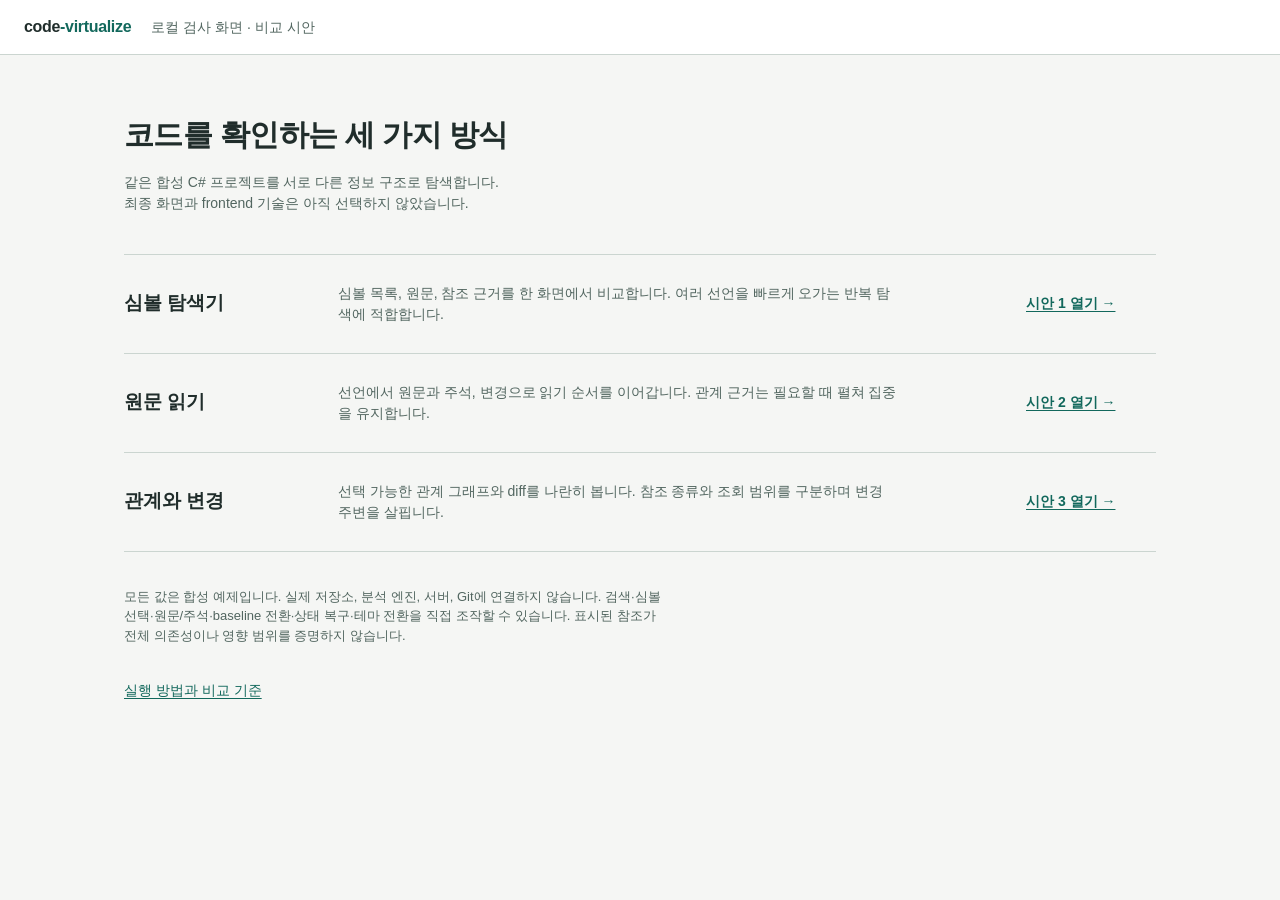
<file: docs/prepare/samples/index.html>
<!doctype html>
<html lang="ko"><head><meta charset="utf-8"><meta name="viewport" content="width=device-width,initial-scale=1"><title>code-virtualize · UI 비교 시안</title><link rel="stylesheet" href="shared.css"></head><body><header class="topbar"><a class="brand" href="index.html">code<b>-virtualize</b></a><span class="muted">로컬 검사 화면 · 비교 시안</span></header><main class="gallery"><h1>코드를 확인하는 세 가지 방식</h1><p class="lead">같은 합성 C# 프로젝트를 서로 다른 정보 구조로 탐색합니다.<br>최종 화면과 frontend 기술은 아직 선택하지 않았습니다.</p><div class="directions"><article class="direction"><h2>심볼 탐색기</h2><p>심볼 목록, 원문, 참조 근거를 한 화면에서 비교합니다. 여러 선언을 빠르게 오가는 반복 탐색에 적합합니다.</p><a href="sample1/index.html">시안 1 열기 →</a></article><article class="direction"><h2>원문 읽기</h2><p>선언에서 원문과 주석, 변경으로 읽기 순서를 이어갑니다. 관계 근거는 필요할 때 펼쳐 집중을 유지합니다.</p><a href="sample2/index.html">시안 2 열기 →</a></article><article class="direction"><h2>관계와 변경</h2><p>선택 가능한 관계 그래프와 diff를 나란히 봅니다. 참조 종류와 조회 범위를 구분하며 변경 주변을 살핍니다.</p><a href="sample3/index.html">시안 3 열기 →</a></article></div><p class="gallery-note">모든 값은 합성 예제입니다. 실제 저장소, 분석 엔진, 서버, Git에 연결하지 않습니다. 검색·심볼 선택·원문/주석·baseline 전환·상태 복구·테마 전환을 직접 조작할 수 있습니다. 표시된 참조가 전체 의존성이나 영향 범위를 증명하지 않습니다.</p><p><a href="README.md">실행 방법과 비교 기준</a></p></main></body></html>
</file>
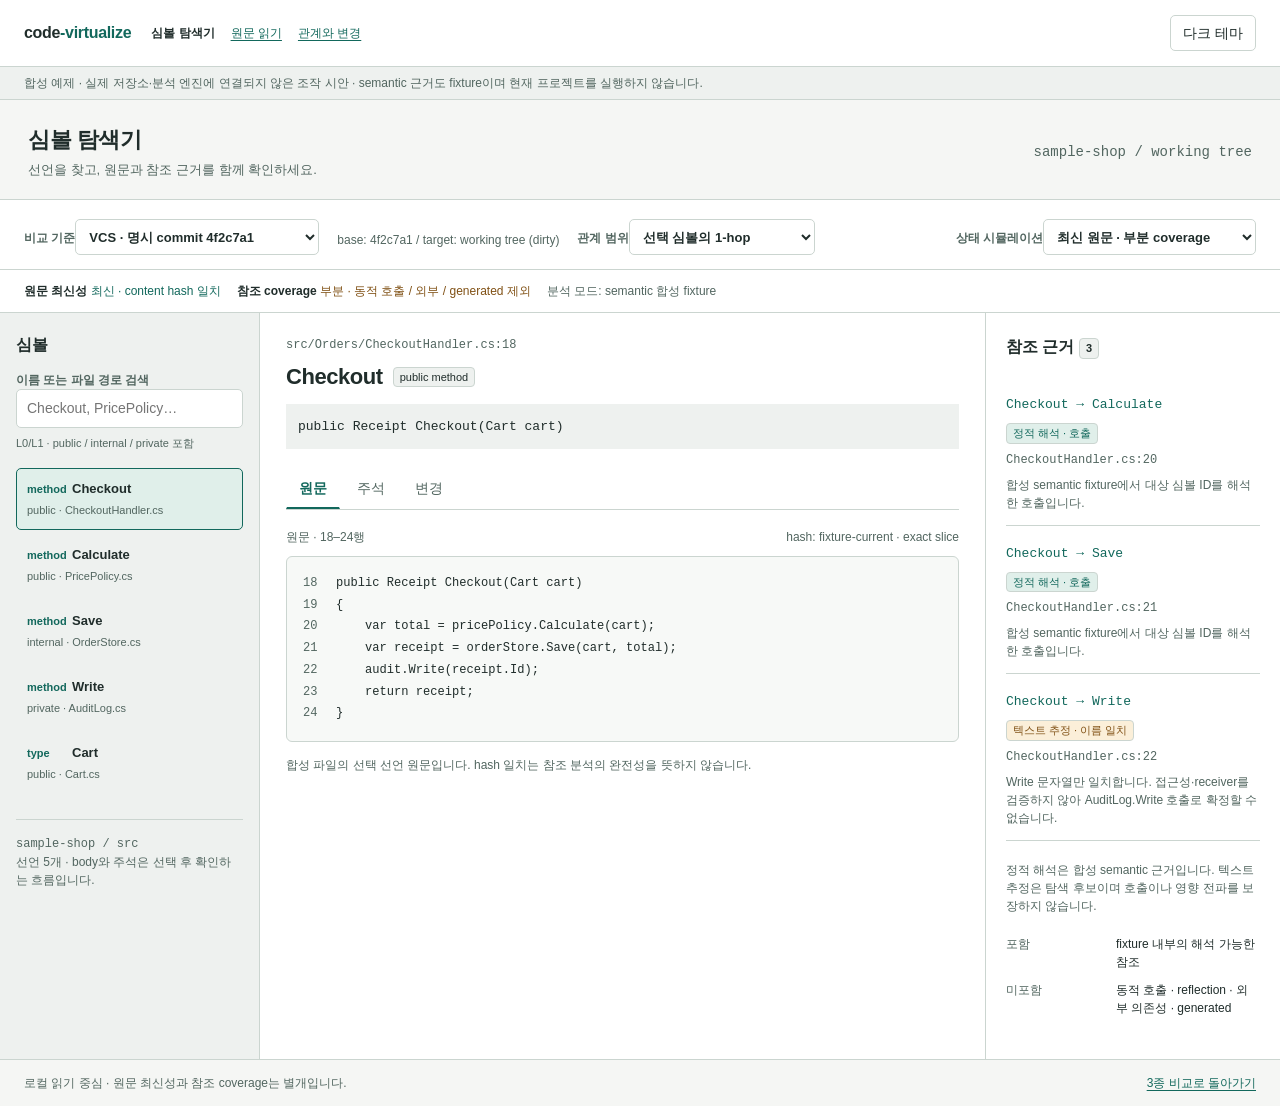
<file: docs/prepare/samples/sample1/index.html>
<!doctype html>
<!-- Direction contract: Operate; dense three-pane symbol explorer; immediate source and evidence comparison; restrained teal, native controls, system sans and code mono; synthetic data only. -->
<html lang="ko"><head><meta charset="utf-8"><meta name="viewport" content="width=device-width,initial-scale=1"><title>심볼 탐색기 · code-virtualize 시안 1</title><link rel="stylesheet" href="../shared.css"><script defer src="../shared.js"></script></head><body data-sample="1"><div id="app"></div></body></html>
</file>
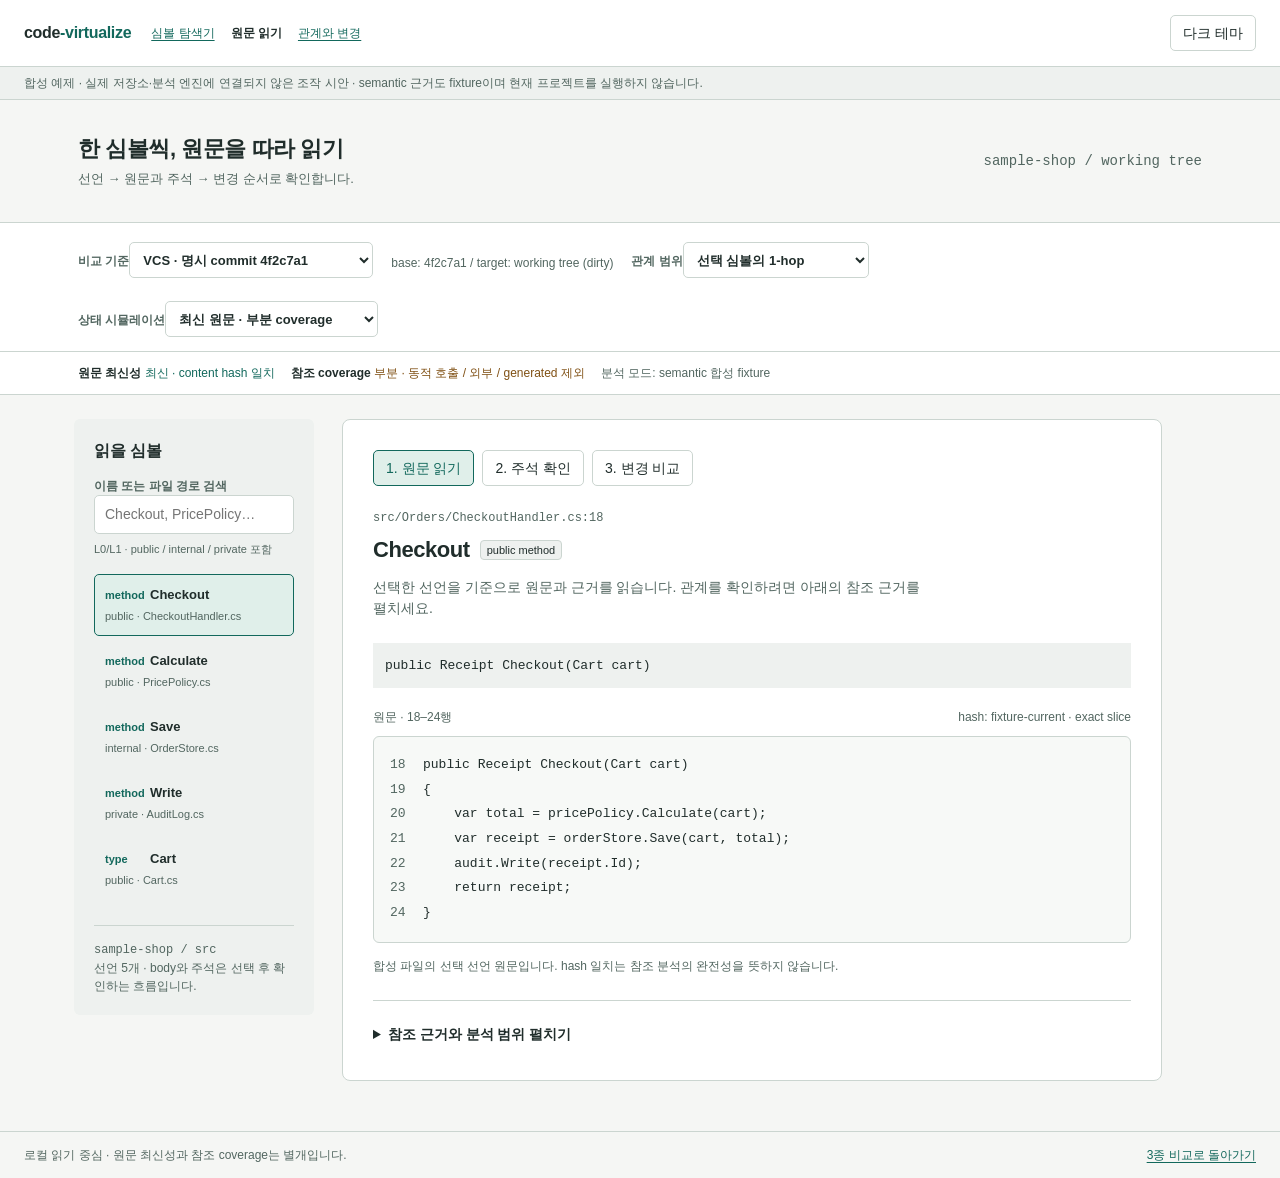
<file: docs/prepare/samples/sample2/index.html>
<!doctype html>
<!-- Direction contract: Operate with Read depth; guided source reading, progressive relationship disclosure; one reading column with sequential steps; synthetic data and no backend. -->
<html lang="ko"><head><meta charset="utf-8"><meta name="viewport" content="width=device-width,initial-scale=1"><title>원문 읽기 · code-virtualize 시안 2</title><link rel="stylesheet" href="../shared.css"><script defer src="../shared.js"></script></head><body data-sample="2"><div id="app"></div></body></html>
</file>
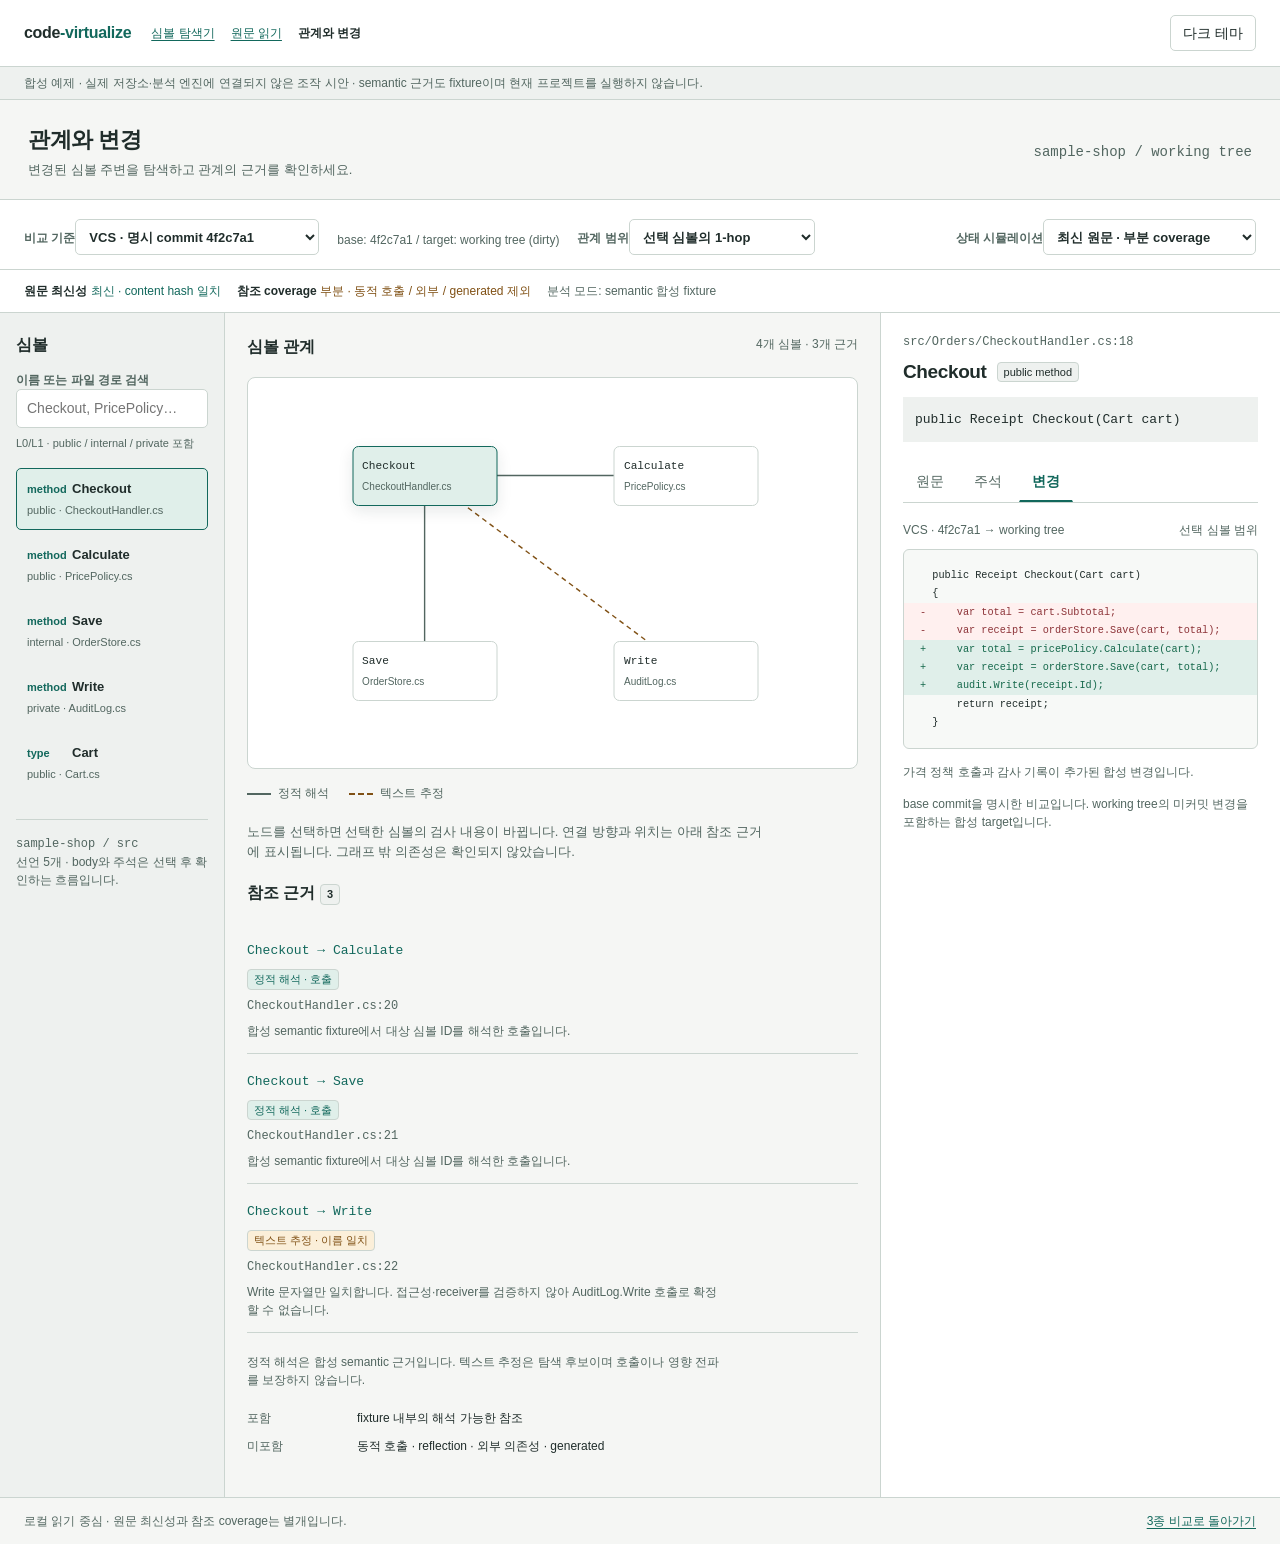
<file: docs/prepare/samples/sample3/index.html>
<!doctype html>
<!-- Direction contract: Operate; relationship and diff workspace; geometric selectable graph plus evidence inspector; explicit edge provenance and baseline context; synthetic data only. -->
<html lang="ko"><head><meta charset="utf-8"><meta name="viewport" content="width=device-width,initial-scale=1"><title>관계와 변경 · code-virtualize 시안 3</title><link rel="stylesheet" href="../shared.css"><script defer src="../shared.js"></script></head><body data-sample="3"><div id="app"></div></body></html>
</file>
<file: docs/prepare/samples/shared.css>
:root{color-scheme:light;--bg:#f5f6f4;--surface:#fff;--panel:#eef1ef;--ink:#202d2b;--muted:#526660;--line:#cbd5d0;--accent:#12685c;--active:#e0efea;--warn:#805115;--warn-bg:#fbefd9;--error:#a32e35;--error-bg:#fff0ef;--code:#f7f9f7;--delete:#8d3439;--add:#16694c;font-family:Segoe UI,Arial,sans-serif;font-size:14px}
:root[data-theme=dark]{color-scheme:dark;--bg:#17201e;--surface:#202b28;--panel:#18231f;--ink:#e4ebe6;--muted:#afc2b8;--line:#40544b;--accent:#91d6c2;--active:#2c4b40;--warn:#ecc385;--warn-bg:#403622;--error:#ffb0b3;--error-bg:#452b2b;--code:#1b2521;--delete:#ffb1b5;--add:#99ddbb}
*{box-sizing:border-box}body{margin:0;background:var(--bg);color:var(--ink);line-height:1.5}button,input,select{font:inherit;color:inherit}button,a,select,input{touch-action:manipulation}button,select,input{border:1px solid var(--line);border-radius:5px;background:var(--surface);min-height:36px}button{padding:6px 12px;cursor:pointer}button:hover,a.row:hover{background:var(--panel)}button:active{background:var(--active)}button:disabled{opacity:.5;cursor:not-allowed}button.primary{background:var(--accent);color:var(--surface);border-color:var(--accent)}:root[data-theme=dark] button.primary{color:#14251d}a{color:var(--accent);text-underline-offset:3px}a:hover{text-decoration-thickness:2px}:focus-visible{outline:3px solid var(--accent);outline-offset:3px}input{width:100%;padding:8px 10px}select{max-width:100%;padding:5px 28px 5px 9px}label{display:block;color:var(--muted);font-size:12px;font-weight:600}label input,label select{margin-top:5px;color:var(--ink);font-size:13px}h1,h2,h3,p{margin:0}h1{font-size:22px;letter-spacing:-.02em;line-height:1.35}h2{font-size:16px}h3{font-size:14px}p{max-width:72ch}small,.muted{color:var(--muted)}code,pre,.mono{font-family:Consolas,'Cascadia Code',monospace}code{font-size:.93em}hr{border:0;border-top:1px solid var(--line);margin:20px 0}.topbar{padding:15px 24px;border-bottom:1px solid var(--line);background:var(--surface);display:flex;align-items:center;gap:20px;flex-wrap:wrap}.brand{font-weight:700;letter-spacing:-.02em;font-size:16px;color:var(--ink);text-decoration:none}.brand b{color:var(--accent)}.topbar nav{display:flex;gap:16px;font-size:12px}.topbar nav a[aria-current=page]{color:var(--ink);font-weight:700;text-decoration:none}.top-actions{margin-left:auto;display:flex;gap:8px;align-items:center}.demo{padding:7px 24px;background:var(--panel);border-bottom:1px solid var(--line);font-size:12px;color:var(--muted)}.page-head{padding:25px 28px 20px;display:flex;gap:20px;align-items:center;justify-content:space-between}.page-head p{margin-top:5px;color:var(--muted);font-size:13px}.toolbar{display:flex;gap:18px;align-items:end;flex-wrap:wrap;padding:14px 24px;border-block:1px solid var(--line);background:var(--surface)}.toolbar .baseline{min-width:210px}.toolbar .grow{flex:1}.toolbar .baseline-note{font-size:12px;color:var(--muted);max-width:300px;padding-bottom:6px}.statusbar{display:flex;gap:16px;flex-wrap:wrap;padding:12px 24px;background:var(--surface);font-size:12px;border-bottom:1px solid var(--line)}.status-label{font-weight:700}.good{color:var(--accent)}.warning{color:var(--warn)}.danger{color:var(--error)}.pill{display:inline-block;background:var(--panel);border:1px solid var(--line);border-radius:4px;padding:1px 6px;font-size:11px;white-space:nowrap}.pill.textual{color:var(--warn);background:var(--warn-bg)}.pill.static{color:var(--accent);background:var(--active)}.workspace{display:grid;grid-template-columns:260px minmax(300px,1fr) 295px;min-height:590px}.sidebar{padding:20px 16px;background:var(--panel);border-right:1px solid var(--line);min-width:0}.sidebar h2{margin-bottom:14px}.search-help{font-size:11px;color:var(--muted);margin:7px 0 16px}.symbol-list{display:flex;flex-direction:column;gap:4px}.symbol{display:block;text-align:left;width:100%;padding:10px;border-color:transparent;background:transparent}.symbol[aria-pressed=true]{background:var(--active);border-color:var(--accent)}.symbol .name{display:block;font-weight:600;font-size:13px;overflow-wrap:anywhere}.symbol .meta{display:block;color:var(--muted);font-size:11px;margin-top:4px}.symbol .kind{display:inline-block;font-size:11px;color:var(--accent);min-width:45px}.sidebar-foot{margin-top:25px;padding-top:14px;border-top:1px solid var(--line);font-size:12px;color:var(--muted)}.detail{padding:25px 26px;background:var(--surface);min-width:0}.path{font:12px Consolas,monospace;color:var(--muted);overflow-wrap:anywhere;margin-bottom:10px}.detail-title{display:flex;align-items:center;gap:10px;flex-wrap:wrap}.signature{margin:12px 0 20px;padding:12px;background:var(--panel);overflow:auto;white-space:pre-wrap;overflow-wrap:anywhere}.tabbar{display:flex;gap:4px;border-bottom:1px solid var(--line);margin:18px 0}.tabbar button{background:transparent;border-color:transparent;border-radius:0;padding:8px 12px;color:var(--muted)}.tabbar button[aria-pressed=true]{color:var(--accent);border-bottom:2px solid var(--accent);font-weight:600}.source-meta{display:flex;gap:12px;flex-wrap:wrap;justify-content:space-between;margin-bottom:10px;font-size:12px;color:var(--muted)}.codeblock{background:var(--code);border:1px solid var(--line);border-radius:6px;overflow:auto;padding:16px 0;font:13px/1.8 Consolas,'Cascadia Code',monospace;tab-size:4;margin:0}.code-line{display:block;white-space:pre;padding:0 16px}.ln{display:inline-block;color:var(--muted);width:33px;user-select:none}.code-line.add{color:var(--add);background:var(--active)}.code-line.del{color:var(--delete);background:var(--error-bg)}.code-foot{font-size:12px;color:var(--muted);margin-top:14px}.inspector{padding:22px 20px;border-left:1px solid var(--line);background:var(--surface);min-width:0}.inspector h2{margin-bottom:18px}.relationship{padding:13px 0;border-bottom:1px solid var(--line)}.relationship button{display:block;border:0;padding:0;min-height:28px;background:transparent;color:var(--accent);text-align:left}.relationship p{font-size:12px;color:var(--muted);margin-top:7px}.relationship .pill{margin-top:5px}.aside-note{font-size:12px;color:var(--muted);margin-top:20px}.notice{padding:20px;border:1px solid var(--line);border-radius:6px;background:var(--panel);margin:10px 0}.notice p{font-size:13px;color:var(--muted);margin:7px 0 15px}.notice.warning{background:var(--warn-bg)}.notice.danger{background:var(--error-bg)}.remark p{margin:15px 0}.remark blockquote{margin:18px 0;padding:15px;background:var(--panel);border:1px solid var(--line);border-radius:6px}.facts{display:grid;grid-template-columns:100px 1fr;font-size:12px;gap:10px;margin:20px 0}.facts dt{color:var(--muted)}.facts dd{margin:0;overflow-wrap:anywhere}.footer{border-top:1px solid var(--line);padding:14px 24px;font-size:12px;color:var(--muted);display:flex;justify-content:space-between;gap:14px;flex-wrap:wrap}.mobile-toggle{display:none}.empty-search{font-size:13px;padding:14px 3px;color:var(--muted)}.recovery-row{margin-top:15px}.state-tip{padding:10px 24px;background:var(--warn-bg);color:var(--warn);font-size:12px}.reading .page-head{max-width:1180px;margin:auto;padding-block:34px}.reading .toolbar,.reading .statusbar{padding-inline:max(24px,calc((100vw - 1124px)/2))}.reading-workspace{display:grid;grid-template-columns:240px minmax(0,820px);max-width:1180px;margin:24px auto 50px;gap:28px;padding:0 24px}.reading-workspace .sidebar{border:0;border-radius:6px;padding:20px;background:var(--panel);align-self:start}.reading-workspace .detail{padding:30px;border:1px solid var(--line);border-radius:8px}.reading-intro{margin:12px 0 24px;color:var(--muted);font-size:14px}.step-navigation{display:flex;gap:8px;flex-wrap:wrap;margin-bottom:25px}.step-navigation button[aria-pressed=true]{border-color:var(--accent);background:var(--active);color:var(--accent)}details{border-top:1px solid var(--line);margin-top:25px;padding-top:18px}summary{cursor:pointer;font-weight:600;padding:5px 0}.reading .inspector{border:0;padding:20px 0 0}.reading .inspector h2{display:none}.reading .codeblock{font-size:14px;line-height:1.9}.graph-workspace{display:grid;grid-template-columns:225px minmax(350px,1fr) 400px;min-height:620px}.graph-middle{padding:22px;min-width:0}.graph-caption{display:flex;justify-content:space-between;gap:12px;flex-wrap:wrap;margin-bottom:18px}.graph-caption p{font-size:12px;color:var(--muted)}.graph-canvas{position:relative;height:390px;min-width:360px}.graph-scroll{overflow:auto;background:var(--surface);border:1px solid var(--line);border-radius:8px}.graph-canvas svg{position:absolute;inset:0;width:100%;height:100%;overflow:visible}.edge{stroke:var(--muted);stroke-width:1.4;fill:none}.edge.textual{stroke-dasharray:5 4;stroke:var(--warn)}.node{position:absolute;min-height:60px;width:145px;transform:translate(-50%,-50%);background:var(--surface);border-radius:6px;text-align:left;font-size:12px;padding:9px}.node[aria-pressed=true]{background:var(--active);border-color:var(--accent);box-shadow:0 5px 15px #122b231a}.node code{display:block;overflow-wrap:anywhere}.node small{display:block;margin-top:4px;font-size:10px}.legend{display:flex;gap:20px;flex-wrap:wrap;margin:15px 0;font-size:12px;color:var(--muted)}.line-swatch{width:24px;border-top:2px solid var(--muted);display:inline-block;vertical-align:middle;margin-right:7px}.line-swatch.dashed{border-top-style:dashed;border-color:var(--warn)}.graph-workspace>.detail{border-left:1px solid var(--line);padding:22px}.graph-workspace .codeblock{font-size:11px}.graph-workspace .detail h1{font-size:19px}.graph-note{margin-top:20px;font-size:13px;color:var(--muted)}.graph-workspace .inspector{border:0;padding:20px 0 0;background:transparent}.gallery{max-width:1080px;margin:60px auto;padding:0 24px}.gallery h1{font-size:30px}.gallery .lead{margin:16px 0 40px;color:var(--muted)}.directions{border-top:1px solid var(--line)}.direction{display:grid;grid-template-columns:190px 1fr 130px;gap:24px;padding:28px 0;border-bottom:1px solid var(--line);align-items:center}.direction h2{font-size:19px}.direction p{font-size:14px;color:var(--muted)}.direction a{font-weight:600}.gallery-note{margin:35px 0;max-width:75ch;color:var(--muted);font-size:13px}.skeleton{height:150px;background:var(--panel);padding:22px;overflow:hidden}.skeleton span{display:block;background:var(--line);height:12px;margin-bottom:18px;width:80%;animation:pulse .7s alternate infinite}.skeleton span:nth-child(2){width:60%}@keyframes pulse{to{opacity:.4}}
@media(min-width:1600px){.workspace{grid-template-columns:290px minmax(0,1fr) 340px}.graph-workspace{grid-template-columns:245px minmax(400px,1fr) 460px}}
@media(max-width:1100px){.workspace{grid-template-columns:230px minmax(0,1fr)}.workspace>.inspector{grid-column:2;border-left:0;border-top:1px solid var(--line)}.graph-workspace{grid-template-columns:205px minmax(0,1fr)}.graph-workspace>.detail{grid-column:2;border-top:1px solid var(--line);border-left:0}.graph-canvas{height:350px}.reading-workspace{gap:18px;grid-template-columns:210px minmax(0,1fr)}}
@media(max-width:700px){.topbar{padding:12px 16px;gap:12px}.topbar nav{width:100%;order:3;justify-content:space-between}.top-actions{gap:6px}.demo{padding-inline:16px}.page-head,.reading .page-head{padding:23px 16px}.page-head{align-items:start}.page-head h1{font-size:20px}.page-head .mono{display:none}.toolbar,.reading .toolbar{padding:13px 16px;gap:10px}.toolbar label{flex:1 1 100%;min-width:0}.toolbar label select{width:100%}.toolbar .baseline-note{width:100%;max-width:none}.statusbar,.reading .statusbar{padding:12px 16px;gap:8px 16px}.workspace,.graph-workspace{display:block;min-height:auto}.sidebar{display:none;border-bottom:1px solid var(--line);border-right:0}.sidebar.open{display:block}.mobile-toggle{display:inline-block}.detail{padding:23px 16px}.inspector{border-left:0;border-top:1px solid var(--line);padding:22px 16px}.reading-workspace{display:block;margin:16px 0;padding:0 12px}.reading-workspace .sidebar{margin-bottom:14px}.reading-workspace .detail{padding:22px 16px}.reading-intro{font-size:13px}.codeblock,.reading .codeblock{font-size:12px}.graph-middle{padding:20px 16px}.graph-workspace>.detail{padding:24px 16px}.graph-workspace .codeblock{font-size:12px}.state-tip{padding-inline:16px}.footer{padding:14px 16px}.gallery{margin:30px auto}.direction{grid-template-columns:1fr;gap:12px}.gallery h1{font-size:25px}.top-actions button{font-size:12px}}
@media(prefers-reduced-motion:reduce){*{animation:none!important;transition:none!important;scroll-behavior:auto!important}}
</file>
